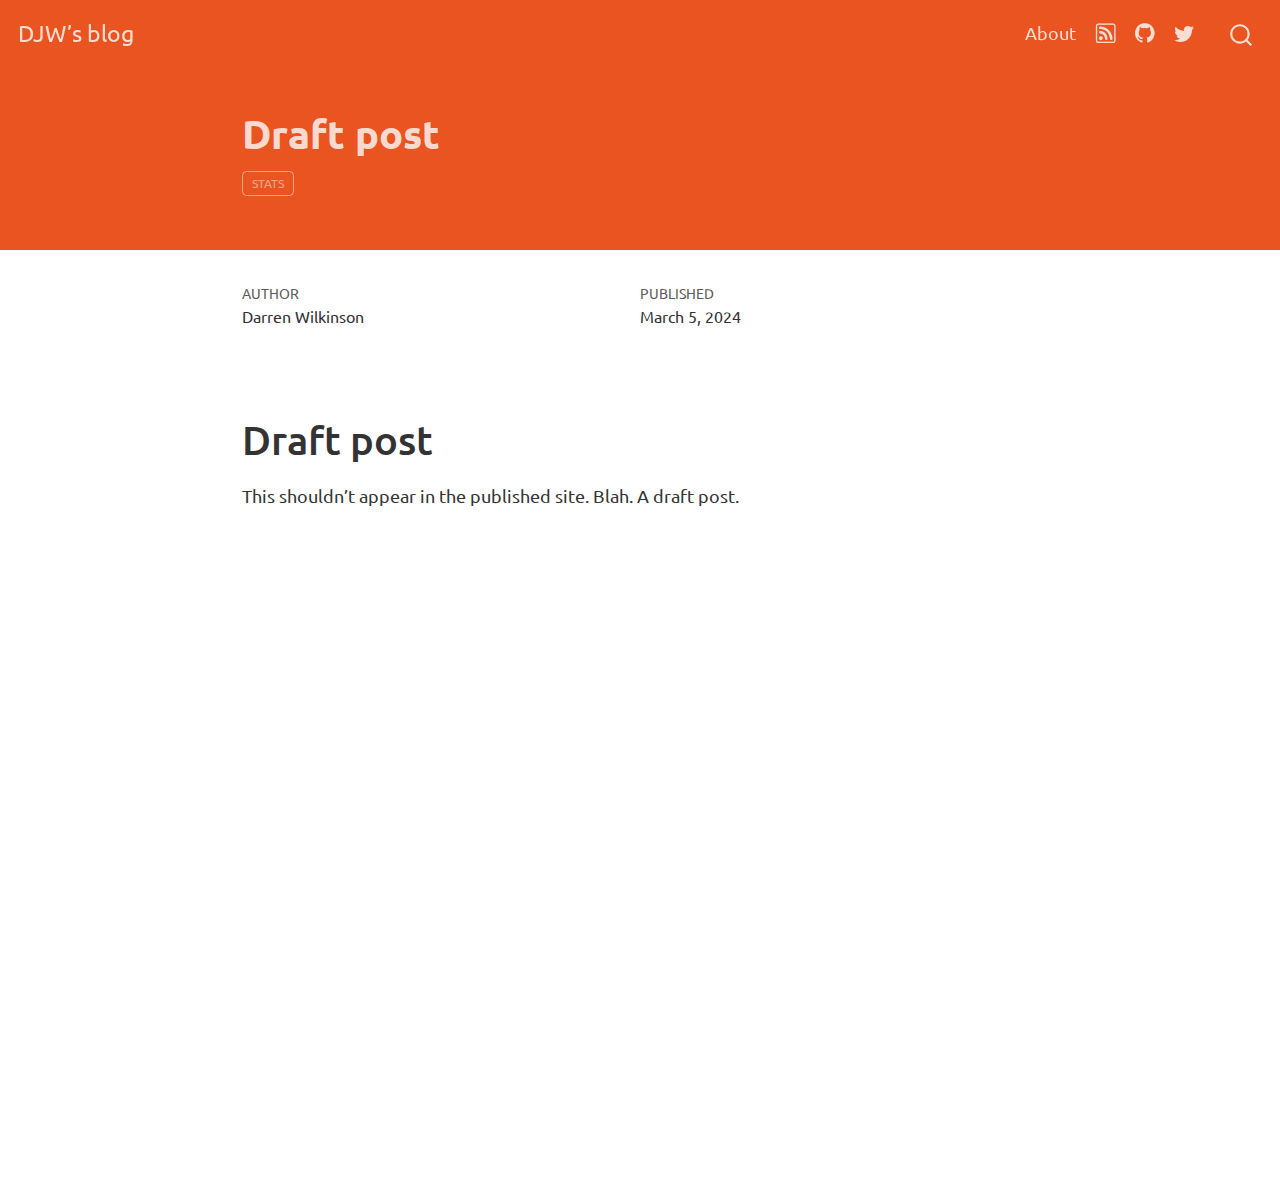
<file: docs/posts/draft/index.html>
<!DOCTYPE html>
<html xmlns="http://www.w3.org/1999/xhtml" lang="en" xml:lang="en"><head>

<meta charset="utf-8">
<meta name="generator" content="quarto-1.2.335">

<meta name="viewport" content="width=device-width, initial-scale=1.0, user-scalable=yes">

<meta name="author" content="Darren Wilkinson">
<meta name="dcterms.date" content="2024-03-05">

<title>DJW’s blog - Draft post</title>
<style>
code{white-space: pre-wrap;}
span.smallcaps{font-variant: small-caps;}
div.columns{display: flex; gap: min(4vw, 1.5em);}
div.column{flex: auto; overflow-x: auto;}
div.hanging-indent{margin-left: 1.5em; text-indent: -1.5em;}
ul.task-list{list-style: none;}
ul.task-list li input[type="checkbox"] {
  width: 0.8em;
  margin: 0 0.8em 0.2em -1.6em;
  vertical-align: middle;
}
</style>


<script src="../../site_libs/quarto-nav/quarto-nav.js"></script>
<script src="../../site_libs/quarto-nav/headroom.min.js"></script>
<script src="../../site_libs/clipboard/clipboard.min.js"></script>
<script src="../../site_libs/quarto-search/autocomplete.umd.js"></script>
<script src="../../site_libs/quarto-search/fuse.min.js"></script>
<script src="../../site_libs/quarto-search/quarto-search.js"></script>
<meta name="quarto:offset" content="../../">
<script src="../../site_libs/quarto-html/quarto.js"></script>
<script src="../../site_libs/quarto-html/popper.min.js"></script>
<script src="../../site_libs/quarto-html/tippy.umd.min.js"></script>
<script src="../../site_libs/quarto-html/anchor.min.js"></script>
<link href="../../site_libs/quarto-html/tippy.css" rel="stylesheet">
<link href="../../site_libs/quarto-html/quarto-syntax-highlighting.css" rel="stylesheet" id="quarto-text-highlighting-styles">
<script src="../../site_libs/bootstrap/bootstrap.min.js"></script>
<link href="../../site_libs/bootstrap/bootstrap-icons.css" rel="stylesheet">
<link href="../../site_libs/bootstrap/bootstrap.min.css" rel="stylesheet" id="quarto-bootstrap" data-mode="light">
<script id="quarto-search-options" type="application/json">{
  "location": "navbar",
  "copy-button": false,
  "collapse-after": 3,
  "panel-placement": "end",
  "type": "overlay",
  "limit": 20,
  "language": {
    "search-no-results-text": "No results",
    "search-matching-documents-text": "matching documents",
    "search-copy-link-title": "Copy link to search",
    "search-hide-matches-text": "Hide additional matches",
    "search-more-match-text": "more match in this document",
    "search-more-matches-text": "more matches in this document",
    "search-clear-button-title": "Clear",
    "search-detached-cancel-button-title": "Cancel",
    "search-submit-button-title": "Submit"
  }
}</script>


<link rel="stylesheet" href="../../styles.css">
</head>

<body class="nav-fixed fullcontent">

<div id="quarto-search-results"></div>
  <header id="quarto-header" class="headroom fixed-top">
    <nav class="navbar navbar-expand-lg navbar-dark ">
      <div class="navbar-container container-fluid">
      <div class="navbar-brand-container">
    <a class="navbar-brand" href="../../index.html">
    <span class="navbar-title">DJW’s blog</span>
    </a>
  </div>
          <button class="navbar-toggler" type="button" data-bs-toggle="collapse" data-bs-target="#navbarCollapse" aria-controls="navbarCollapse" aria-expanded="false" aria-label="Toggle navigation" onclick="if (window.quartoToggleHeadroom) { window.quartoToggleHeadroom(); }">
  <span class="navbar-toggler-icon"></span>
</button>
          <div class="collapse navbar-collapse" id="navbarCollapse">
            <ul class="navbar-nav navbar-nav-scroll ms-auto">
  <li class="nav-item">
    <a class="nav-link" href="../../about.html">
 <span class="menu-text">About</span></a>
  </li>  
  <li class="nav-item compact">
    <a class="nav-link" href="../../index.xml"><i class="bi bi-rss" role="img">
</i> 
 <span class="menu-text"></span></a>
  </li>  
  <li class="nav-item compact">
    <a class="nav-link" href="https://github.com/darrenjw/blog/"><i class="bi bi-github" role="img">
</i> 
 <span class="menu-text"></span></a>
  </li>  
  <li class="nav-item compact">
    <a class="nav-link" href="https://twitter.com/darrenjw"><i class="bi bi-twitter" role="img">
</i> 
 <span class="menu-text"></span></a>
  </li>  
</ul>
              <div id="quarto-search" class="" title="Search"></div>
          </div> <!-- /navcollapse -->
      </div> <!-- /container-fluid -->
    </nav>
</header>
<!-- content -->
<header id="title-block-header" class="quarto-title-block default page-columns page-full">
  <div class="quarto-title-banner page-columns page-full">
    <div class="quarto-title column-body">
      <h1 class="title">Draft post</h1>
                                <div class="quarto-categories">
                <div class="quarto-category">stats</div>
              </div>
                  </div>
  </div>
    
  
  <div class="quarto-title-meta">

      <div>
      <div class="quarto-title-meta-heading">Author</div>
      <div class="quarto-title-meta-contents">
               <p>Darren Wilkinson </p>
            </div>
    </div>
      
      <div>
      <div class="quarto-title-meta-heading">Published</div>
      <div class="quarto-title-meta-contents">
        <p class="date">March 5, 2024</p>
      </div>
    </div>
    
      
    </div>
    
  
  </header><div id="quarto-content" class="quarto-container page-columns page-rows-contents page-layout-article page-navbar">
<!-- sidebar -->
<!-- margin-sidebar -->
    
<!-- main -->
<main class="content quarto-banner-title-block" id="quarto-document-content">




<section id="draft-post" class="level1">
<h1>Draft post</h1>
<p>This shouldn’t appear in the published site. Blah. A draft post.</p>


</section>

</main> <!-- /main -->
<script id="quarto-html-after-body" type="application/javascript">
window.document.addEventListener("DOMContentLoaded", function (event) {
  const toggleBodyColorMode = (bsSheetEl) => {
    const mode = bsSheetEl.getAttribute("data-mode");
    const bodyEl = window.document.querySelector("body");
    if (mode === "dark") {
      bodyEl.classList.add("quarto-dark");
      bodyEl.classList.remove("quarto-light");
    } else {
      bodyEl.classList.add("quarto-light");
      bodyEl.classList.remove("quarto-dark");
    }
  }
  const toggleBodyColorPrimary = () => {
    const bsSheetEl = window.document.querySelector("link#quarto-bootstrap");
    if (bsSheetEl) {
      toggleBodyColorMode(bsSheetEl);
    }
  }
  toggleBodyColorPrimary();  
  const icon = "";
  const anchorJS = new window.AnchorJS();
  anchorJS.options = {
    placement: 'right',
    icon: icon
  };
  anchorJS.add('.anchored');
  const clipboard = new window.ClipboardJS('.code-copy-button', {
    target: function(trigger) {
      return trigger.previousElementSibling;
    }
  });
  clipboard.on('success', function(e) {
    // button target
    const button = e.trigger;
    // don't keep focus
    button.blur();
    // flash "checked"
    button.classList.add('code-copy-button-checked');
    var currentTitle = button.getAttribute("title");
    button.setAttribute("title", "Copied!");
    let tooltip;
    if (window.bootstrap) {
      button.setAttribute("data-bs-toggle", "tooltip");
      button.setAttribute("data-bs-placement", "left");
      button.setAttribute("data-bs-title", "Copied!");
      tooltip = new bootstrap.Tooltip(button, 
        { trigger: "manual", 
          customClass: "code-copy-button-tooltip",
          offset: [0, -8]});
      tooltip.show();    
    }
    setTimeout(function() {
      if (tooltip) {
        tooltip.hide();
        button.removeAttribute("data-bs-title");
        button.removeAttribute("data-bs-toggle");
        button.removeAttribute("data-bs-placement");
      }
      button.setAttribute("title", currentTitle);
      button.classList.remove('code-copy-button-checked');
    }, 1000);
    // clear code selection
    e.clearSelection();
  });
  function tippyHover(el, contentFn) {
    const config = {
      allowHTML: true,
      content: contentFn,
      maxWidth: 500,
      delay: 100,
      arrow: false,
      appendTo: function(el) {
          return el.parentElement;
      },
      interactive: true,
      interactiveBorder: 10,
      theme: 'quarto',
      placement: 'bottom-start'
    };
    window.tippy(el, config); 
  }
  const noterefs = window.document.querySelectorAll('a[role="doc-noteref"]');
  for (var i=0; i<noterefs.length; i++) {
    const ref = noterefs[i];
    tippyHover(ref, function() {
      // use id or data attribute instead here
      let href = ref.getAttribute('data-footnote-href') || ref.getAttribute('href');
      try { href = new URL(href).hash; } catch {}
      const id = href.replace(/^#\/?/, "");
      const note = window.document.getElementById(id);
      return note.innerHTML;
    });
  }
  const findCites = (el) => {
    const parentEl = el.parentElement;
    if (parentEl) {
      const cites = parentEl.dataset.cites;
      if (cites) {
        return {
          el,
          cites: cites.split(' ')
        };
      } else {
        return findCites(el.parentElement)
      }
    } else {
      return undefined;
    }
  };
  var bibliorefs = window.document.querySelectorAll('a[role="doc-biblioref"]');
  for (var i=0; i<bibliorefs.length; i++) {
    const ref = bibliorefs[i];
    const citeInfo = findCites(ref);
    if (citeInfo) {
      tippyHover(citeInfo.el, function() {
        var popup = window.document.createElement('div');
        citeInfo.cites.forEach(function(cite) {
          var citeDiv = window.document.createElement('div');
          citeDiv.classList.add('hanging-indent');
          citeDiv.classList.add('csl-entry');
          var biblioDiv = window.document.getElementById('ref-' + cite);
          if (biblioDiv) {
            citeDiv.innerHTML = biblioDiv.innerHTML;
          }
          popup.appendChild(citeDiv);
        });
        return popup.innerHTML;
      });
    }
  }
});
</script>
</div> <!-- /content -->



</body></html>
</file>
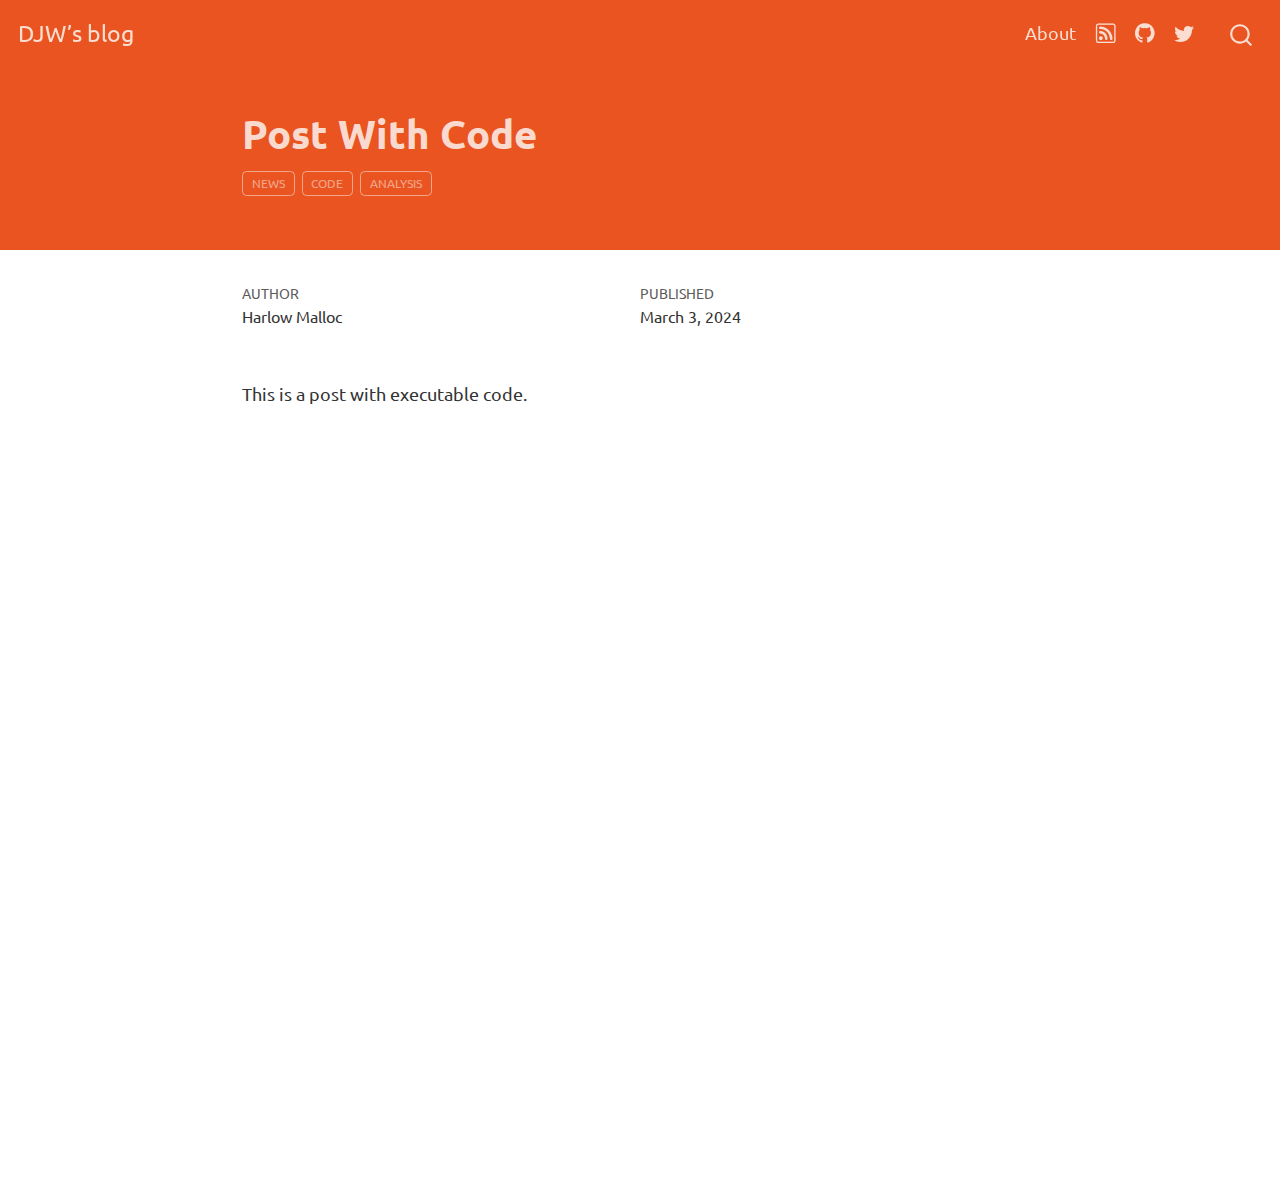
<file: docs/posts/post-with-code/index.html>
<!DOCTYPE html>
<html xmlns="http://www.w3.org/1999/xhtml" lang="en" xml:lang="en"><head>

<meta charset="utf-8">
<meta name="generator" content="quarto-1.2.335">

<meta name="viewport" content="width=device-width, initial-scale=1.0, user-scalable=yes">

<meta name="author" content="Harlow Malloc">
<meta name="dcterms.date" content="2024-03-03">

<title>DJW’s blog - Post With Code</title>
<style>
code{white-space: pre-wrap;}
span.smallcaps{font-variant: small-caps;}
div.columns{display: flex; gap: min(4vw, 1.5em);}
div.column{flex: auto; overflow-x: auto;}
div.hanging-indent{margin-left: 1.5em; text-indent: -1.5em;}
ul.task-list{list-style: none;}
ul.task-list li input[type="checkbox"] {
  width: 0.8em;
  margin: 0 0.8em 0.2em -1.6em;
  vertical-align: middle;
}
</style>


<script src="../../site_libs/quarto-nav/quarto-nav.js"></script>
<script src="../../site_libs/quarto-nav/headroom.min.js"></script>
<script src="../../site_libs/clipboard/clipboard.min.js"></script>
<script src="../../site_libs/quarto-search/autocomplete.umd.js"></script>
<script src="../../site_libs/quarto-search/fuse.min.js"></script>
<script src="../../site_libs/quarto-search/quarto-search.js"></script>
<meta name="quarto:offset" content="../../">
<script src="../../site_libs/quarto-html/quarto.js"></script>
<script src="../../site_libs/quarto-html/popper.min.js"></script>
<script src="../../site_libs/quarto-html/tippy.umd.min.js"></script>
<script src="../../site_libs/quarto-html/anchor.min.js"></script>
<link href="../../site_libs/quarto-html/tippy.css" rel="stylesheet">
<link href="../../site_libs/quarto-html/quarto-syntax-highlighting.css" rel="stylesheet" id="quarto-text-highlighting-styles">
<script src="../../site_libs/bootstrap/bootstrap.min.js"></script>
<link href="../../site_libs/bootstrap/bootstrap-icons.css" rel="stylesheet">
<link href="../../site_libs/bootstrap/bootstrap.min.css" rel="stylesheet" id="quarto-bootstrap" data-mode="light">
<script id="quarto-search-options" type="application/json">{
  "location": "navbar",
  "copy-button": false,
  "collapse-after": 3,
  "panel-placement": "end",
  "type": "overlay",
  "limit": 20,
  "language": {
    "search-no-results-text": "No results",
    "search-matching-documents-text": "matching documents",
    "search-copy-link-title": "Copy link to search",
    "search-hide-matches-text": "Hide additional matches",
    "search-more-match-text": "more match in this document",
    "search-more-matches-text": "more matches in this document",
    "search-clear-button-title": "Clear",
    "search-detached-cancel-button-title": "Cancel",
    "search-submit-button-title": "Submit"
  }
}</script>


<link rel="stylesheet" href="../../styles.css">
</head>

<body class="nav-fixed fullcontent">

<div id="quarto-search-results"></div>
  <header id="quarto-header" class="headroom fixed-top">
    <nav class="navbar navbar-expand-lg navbar-dark ">
      <div class="navbar-container container-fluid">
      <div class="navbar-brand-container">
    <a class="navbar-brand" href="../../index.html">
    <span class="navbar-title">DJW’s blog</span>
    </a>
  </div>
          <button class="navbar-toggler" type="button" data-bs-toggle="collapse" data-bs-target="#navbarCollapse" aria-controls="navbarCollapse" aria-expanded="false" aria-label="Toggle navigation" onclick="if (window.quartoToggleHeadroom) { window.quartoToggleHeadroom(); }">
  <span class="navbar-toggler-icon"></span>
</button>
          <div class="collapse navbar-collapse" id="navbarCollapse">
            <ul class="navbar-nav navbar-nav-scroll ms-auto">
  <li class="nav-item">
    <a class="nav-link" href="../../about.html">
 <span class="menu-text">About</span></a>
  </li>  
  <li class="nav-item compact">
    <a class="nav-link" href="../../index.xml"><i class="bi bi-rss" role="img">
</i> 
 <span class="menu-text"></span></a>
  </li>  
  <li class="nav-item compact">
    <a class="nav-link" href="https://github.com/darrenjw/blog/"><i class="bi bi-github" role="img">
</i> 
 <span class="menu-text"></span></a>
  </li>  
  <li class="nav-item compact">
    <a class="nav-link" href="https://twitter.com/darrenjw"><i class="bi bi-twitter" role="img">
</i> 
 <span class="menu-text"></span></a>
  </li>  
</ul>
              <div id="quarto-search" class="" title="Search"></div>
          </div> <!-- /navcollapse -->
      </div> <!-- /container-fluid -->
    </nav>
</header>
<!-- content -->
<header id="title-block-header" class="quarto-title-block default page-columns page-full">
  <div class="quarto-title-banner page-columns page-full">
    <div class="quarto-title column-body">
      <h1 class="title">Post With Code</h1>
                                <div class="quarto-categories">
                <div class="quarto-category">news</div>
                <div class="quarto-category">code</div>
                <div class="quarto-category">analysis</div>
              </div>
                  </div>
  </div>
    
  
  <div class="quarto-title-meta">

      <div>
      <div class="quarto-title-meta-heading">Author</div>
      <div class="quarto-title-meta-contents">
               <p>Harlow Malloc </p>
            </div>
    </div>
      
      <div>
      <div class="quarto-title-meta-heading">Published</div>
      <div class="quarto-title-meta-contents">
        <p class="date">March 3, 2024</p>
      </div>
    </div>
    
      
    </div>
    
  
  </header><div id="quarto-content" class="quarto-container page-columns page-rows-contents page-layout-article page-navbar">
<!-- sidebar -->
<!-- margin-sidebar -->
    
<!-- main -->
<main class="content quarto-banner-title-block" id="quarto-document-content">




<p>This is a post with executable code.</p>



</main> <!-- /main -->
<script id="quarto-html-after-body" type="application/javascript">
window.document.addEventListener("DOMContentLoaded", function (event) {
  const toggleBodyColorMode = (bsSheetEl) => {
    const mode = bsSheetEl.getAttribute("data-mode");
    const bodyEl = window.document.querySelector("body");
    if (mode === "dark") {
      bodyEl.classList.add("quarto-dark");
      bodyEl.classList.remove("quarto-light");
    } else {
      bodyEl.classList.add("quarto-light");
      bodyEl.classList.remove("quarto-dark");
    }
  }
  const toggleBodyColorPrimary = () => {
    const bsSheetEl = window.document.querySelector("link#quarto-bootstrap");
    if (bsSheetEl) {
      toggleBodyColorMode(bsSheetEl);
    }
  }
  toggleBodyColorPrimary();  
  const icon = "";
  const anchorJS = new window.AnchorJS();
  anchorJS.options = {
    placement: 'right',
    icon: icon
  };
  anchorJS.add('.anchored');
  const clipboard = new window.ClipboardJS('.code-copy-button', {
    target: function(trigger) {
      return trigger.previousElementSibling;
    }
  });
  clipboard.on('success', function(e) {
    // button target
    const button = e.trigger;
    // don't keep focus
    button.blur();
    // flash "checked"
    button.classList.add('code-copy-button-checked');
    var currentTitle = button.getAttribute("title");
    button.setAttribute("title", "Copied!");
    let tooltip;
    if (window.bootstrap) {
      button.setAttribute("data-bs-toggle", "tooltip");
      button.setAttribute("data-bs-placement", "left");
      button.setAttribute("data-bs-title", "Copied!");
      tooltip = new bootstrap.Tooltip(button, 
        { trigger: "manual", 
          customClass: "code-copy-button-tooltip",
          offset: [0, -8]});
      tooltip.show();    
    }
    setTimeout(function() {
      if (tooltip) {
        tooltip.hide();
        button.removeAttribute("data-bs-title");
        button.removeAttribute("data-bs-toggle");
        button.removeAttribute("data-bs-placement");
      }
      button.setAttribute("title", currentTitle);
      button.classList.remove('code-copy-button-checked');
    }, 1000);
    // clear code selection
    e.clearSelection();
  });
  function tippyHover(el, contentFn) {
    const config = {
      allowHTML: true,
      content: contentFn,
      maxWidth: 500,
      delay: 100,
      arrow: false,
      appendTo: function(el) {
          return el.parentElement;
      },
      interactive: true,
      interactiveBorder: 10,
      theme: 'quarto',
      placement: 'bottom-start'
    };
    window.tippy(el, config); 
  }
  const noterefs = window.document.querySelectorAll('a[role="doc-noteref"]');
  for (var i=0; i<noterefs.length; i++) {
    const ref = noterefs[i];
    tippyHover(ref, function() {
      // use id or data attribute instead here
      let href = ref.getAttribute('data-footnote-href') || ref.getAttribute('href');
      try { href = new URL(href).hash; } catch {}
      const id = href.replace(/^#\/?/, "");
      const note = window.document.getElementById(id);
      return note.innerHTML;
    });
  }
  const findCites = (el) => {
    const parentEl = el.parentElement;
    if (parentEl) {
      const cites = parentEl.dataset.cites;
      if (cites) {
        return {
          el,
          cites: cites.split(' ')
        };
      } else {
        return findCites(el.parentElement)
      }
    } else {
      return undefined;
    }
  };
  var bibliorefs = window.document.querySelectorAll('a[role="doc-biblioref"]');
  for (var i=0; i<bibliorefs.length; i++) {
    const ref = bibliorefs[i];
    const citeInfo = findCites(ref);
    if (citeInfo) {
      tippyHover(citeInfo.el, function() {
        var popup = window.document.createElement('div');
        citeInfo.cites.forEach(function(cite) {
          var citeDiv = window.document.createElement('div');
          citeDiv.classList.add('hanging-indent');
          citeDiv.classList.add('csl-entry');
          var biblioDiv = window.document.getElementById('ref-' + cite);
          if (biblioDiv) {
            citeDiv.innerHTML = biblioDiv.innerHTML;
          }
          popup.appendChild(citeDiv);
        });
        return popup.innerHTML;
      });
    }
  }
});
</script>
</div> <!-- /content -->



</body></html>
</file>
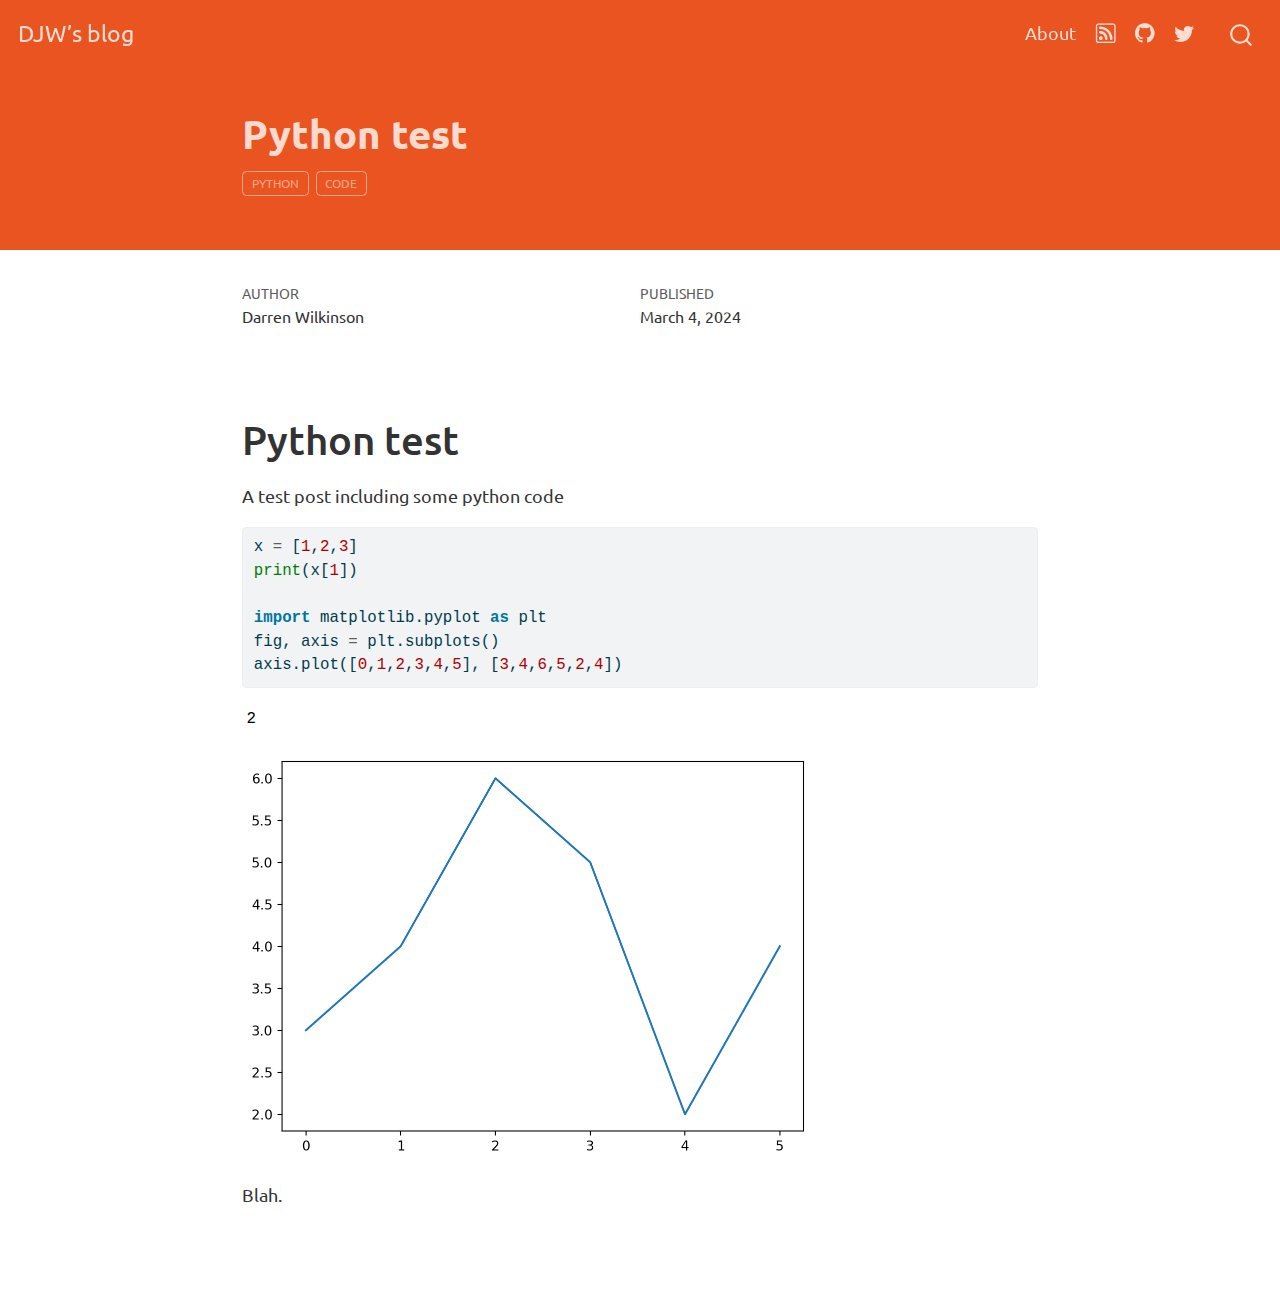
<file: docs/posts/py-test/index.html>
<!DOCTYPE html>
<html xmlns="http://www.w3.org/1999/xhtml" lang="en" xml:lang="en"><head>

<meta charset="utf-8">
<meta name="generator" content="quarto-1.2.335">

<meta name="viewport" content="width=device-width, initial-scale=1.0, user-scalable=yes">

<meta name="author" content="Darren Wilkinson">
<meta name="dcterms.date" content="2024-03-04">

<title>DJW’s blog - Python test</title>
<style>
code{white-space: pre-wrap;}
span.smallcaps{font-variant: small-caps;}
div.columns{display: flex; gap: min(4vw, 1.5em);}
div.column{flex: auto; overflow-x: auto;}
div.hanging-indent{margin-left: 1.5em; text-indent: -1.5em;}
ul.task-list{list-style: none;}
ul.task-list li input[type="checkbox"] {
  width: 0.8em;
  margin: 0 0.8em 0.2em -1.6em;
  vertical-align: middle;
}
pre > code.sourceCode { white-space: pre; position: relative; }
pre > code.sourceCode > span { display: inline-block; line-height: 1.25; }
pre > code.sourceCode > span:empty { height: 1.2em; }
.sourceCode { overflow: visible; }
code.sourceCode > span { color: inherit; text-decoration: inherit; }
div.sourceCode { margin: 1em 0; }
pre.sourceCode { margin: 0; }
@media screen {
div.sourceCode { overflow: auto; }
}
@media print {
pre > code.sourceCode { white-space: pre-wrap; }
pre > code.sourceCode > span { text-indent: -5em; padding-left: 5em; }
}
pre.numberSource code
  { counter-reset: source-line 0; }
pre.numberSource code > span
  { position: relative; left: -4em; counter-increment: source-line; }
pre.numberSource code > span > a:first-child::before
  { content: counter(source-line);
    position: relative; left: -1em; text-align: right; vertical-align: baseline;
    border: none; display: inline-block;
    -webkit-touch-callout: none; -webkit-user-select: none;
    -khtml-user-select: none; -moz-user-select: none;
    -ms-user-select: none; user-select: none;
    padding: 0 4px; width: 4em;
    color: #aaaaaa;
  }
pre.numberSource { margin-left: 3em; border-left: 1px solid #aaaaaa;  padding-left: 4px; }
div.sourceCode
  {   }
@media screen {
pre > code.sourceCode > span > a:first-child::before { text-decoration: underline; }
}
code span.al { color: #ff0000; font-weight: bold; } /* Alert */
code span.an { color: #60a0b0; font-weight: bold; font-style: italic; } /* Annotation */
code span.at { color: #7d9029; } /* Attribute */
code span.bn { color: #40a070; } /* BaseN */
code span.bu { color: #008000; } /* BuiltIn */
code span.cf { color: #007020; font-weight: bold; } /* ControlFlow */
code span.ch { color: #4070a0; } /* Char */
code span.cn { color: #880000; } /* Constant */
code span.co { color: #60a0b0; font-style: italic; } /* Comment */
code span.cv { color: #60a0b0; font-weight: bold; font-style: italic; } /* CommentVar */
code span.do { color: #ba2121; font-style: italic; } /* Documentation */
code span.dt { color: #902000; } /* DataType */
code span.dv { color: #40a070; } /* DecVal */
code span.er { color: #ff0000; font-weight: bold; } /* Error */
code span.ex { } /* Extension */
code span.fl { color: #40a070; } /* Float */
code span.fu { color: #06287e; } /* Function */
code span.im { color: #008000; font-weight: bold; } /* Import */
code span.in { color: #60a0b0; font-weight: bold; font-style: italic; } /* Information */
code span.kw { color: #007020; font-weight: bold; } /* Keyword */
code span.op { color: #666666; } /* Operator */
code span.ot { color: #007020; } /* Other */
code span.pp { color: #bc7a00; } /* Preprocessor */
code span.sc { color: #4070a0; } /* SpecialChar */
code span.ss { color: #bb6688; } /* SpecialString */
code span.st { color: #4070a0; } /* String */
code span.va { color: #19177c; } /* Variable */
code span.vs { color: #4070a0; } /* VerbatimString */
code span.wa { color: #60a0b0; font-weight: bold; font-style: italic; } /* Warning */
</style>


<script src="../../site_libs/quarto-nav/quarto-nav.js"></script>
<script src="../../site_libs/quarto-nav/headroom.min.js"></script>
<script src="../../site_libs/clipboard/clipboard.min.js"></script>
<script src="../../site_libs/quarto-search/autocomplete.umd.js"></script>
<script src="../../site_libs/quarto-search/fuse.min.js"></script>
<script src="../../site_libs/quarto-search/quarto-search.js"></script>
<meta name="quarto:offset" content="../../">
<script src="../../site_libs/quarto-html/quarto.js"></script>
<script src="../../site_libs/quarto-html/popper.min.js"></script>
<script src="../../site_libs/quarto-html/tippy.umd.min.js"></script>
<script src="../../site_libs/quarto-html/anchor.min.js"></script>
<link href="../../site_libs/quarto-html/tippy.css" rel="stylesheet">
<link href="../../site_libs/quarto-html/quarto-syntax-highlighting.css" rel="stylesheet" id="quarto-text-highlighting-styles">
<script src="../../site_libs/bootstrap/bootstrap.min.js"></script>
<link href="../../site_libs/bootstrap/bootstrap-icons.css" rel="stylesheet">
<link href="../../site_libs/bootstrap/bootstrap.min.css" rel="stylesheet" id="quarto-bootstrap" data-mode="light">
<script id="quarto-search-options" type="application/json">{
  "location": "navbar",
  "copy-button": false,
  "collapse-after": 3,
  "panel-placement": "end",
  "type": "overlay",
  "limit": 20,
  "language": {
    "search-no-results-text": "No results",
    "search-matching-documents-text": "matching documents",
    "search-copy-link-title": "Copy link to search",
    "search-hide-matches-text": "Hide additional matches",
    "search-more-match-text": "more match in this document",
    "search-more-matches-text": "more matches in this document",
    "search-clear-button-title": "Clear",
    "search-detached-cancel-button-title": "Cancel",
    "search-submit-button-title": "Submit"
  }
}</script>


<link rel="stylesheet" href="../../styles.css">
</head>

<body class="nav-fixed fullcontent">

<div id="quarto-search-results"></div>
  <header id="quarto-header" class="headroom fixed-top">
    <nav class="navbar navbar-expand-lg navbar-dark ">
      <div class="navbar-container container-fluid">
      <div class="navbar-brand-container">
    <a class="navbar-brand" href="../../index.html">
    <span class="navbar-title">DJW’s blog</span>
    </a>
  </div>
          <button class="navbar-toggler" type="button" data-bs-toggle="collapse" data-bs-target="#navbarCollapse" aria-controls="navbarCollapse" aria-expanded="false" aria-label="Toggle navigation" onclick="if (window.quartoToggleHeadroom) { window.quartoToggleHeadroom(); }">
  <span class="navbar-toggler-icon"></span>
</button>
          <div class="collapse navbar-collapse" id="navbarCollapse">
            <ul class="navbar-nav navbar-nav-scroll ms-auto">
  <li class="nav-item">
    <a class="nav-link" href="../../about.html">
 <span class="menu-text">About</span></a>
  </li>  
  <li class="nav-item compact">
    <a class="nav-link" href="../../index.xml"><i class="bi bi-rss" role="img">
</i> 
 <span class="menu-text"></span></a>
  </li>  
  <li class="nav-item compact">
    <a class="nav-link" href="https://github.com/darrenjw/blog/"><i class="bi bi-github" role="img">
</i> 
 <span class="menu-text"></span></a>
  </li>  
  <li class="nav-item compact">
    <a class="nav-link" href="https://twitter.com/darrenjw"><i class="bi bi-twitter" role="img">
</i> 
 <span class="menu-text"></span></a>
  </li>  
</ul>
              <div id="quarto-search" class="" title="Search"></div>
          </div> <!-- /navcollapse -->
      </div> <!-- /container-fluid -->
    </nav>
</header>
<!-- content -->
<header id="title-block-header" class="quarto-title-block default page-columns page-full">
  <div class="quarto-title-banner page-columns page-full">
    <div class="quarto-title column-body">
      <h1 class="title">Python test</h1>
                                <div class="quarto-categories">
                <div class="quarto-category">python</div>
                <div class="quarto-category">code</div>
              </div>
                  </div>
  </div>
    
  
  <div class="quarto-title-meta">

      <div>
      <div class="quarto-title-meta-heading">Author</div>
      <div class="quarto-title-meta-contents">
               <p>Darren Wilkinson </p>
            </div>
    </div>
      
      <div>
      <div class="quarto-title-meta-heading">Published</div>
      <div class="quarto-title-meta-contents">
        <p class="date">March 4, 2024</p>
      </div>
    </div>
    
      
    </div>
    
  
  </header><div id="quarto-content" class="quarto-container page-columns page-rows-contents page-layout-article page-navbar">
<!-- sidebar -->
<!-- margin-sidebar -->
    
<!-- main -->
<main class="content quarto-banner-title-block" id="quarto-document-content">




<section id="python-test" class="level1">
<h1>Python test</h1>
<p>A test post including some python code</p>
<div class="cell" data-execution_count="1">
<div class="sourceCode cell-code" id="cb1"><pre class="sourceCode python code-with-copy"><code class="sourceCode python"><span id="cb1-1"><a href="#cb1-1" aria-hidden="true" tabindex="-1"></a>x <span class="op">=</span> [<span class="dv">1</span>,<span class="dv">2</span>,<span class="dv">3</span>]</span>
<span id="cb1-2"><a href="#cb1-2" aria-hidden="true" tabindex="-1"></a><span class="bu">print</span>(x[<span class="dv">1</span>])</span>
<span id="cb1-3"><a href="#cb1-3" aria-hidden="true" tabindex="-1"></a></span>
<span id="cb1-4"><a href="#cb1-4" aria-hidden="true" tabindex="-1"></a><span class="im">import</span> matplotlib.pyplot <span class="im">as</span> plt</span>
<span id="cb1-5"><a href="#cb1-5" aria-hidden="true" tabindex="-1"></a>fig, axis <span class="op">=</span> plt.subplots()</span>
<span id="cb1-6"><a href="#cb1-6" aria-hidden="true" tabindex="-1"></a>axis.plot([<span class="dv">0</span>,<span class="dv">1</span>,<span class="dv">2</span>,<span class="dv">3</span>,<span class="dv">4</span>,<span class="dv">5</span>], [<span class="dv">3</span>,<span class="dv">4</span>,<span class="dv">6</span>,<span class="dv">5</span>,<span class="dv">2</span>,<span class="dv">4</span>])</span></code><button title="Copy to Clipboard" class="code-copy-button"><i class="bi"></i></button></pre></div>
<div class="cell-output cell-output-stdout">
<pre><code>2</code></pre>
</div>
<div class="cell-output cell-output-display">
<p><img src="index_files/figure-html/cell-2-output-2.png" width="571" height="411"></p>
</div>
</div>
<p>Blah.</p>


</section>

</main> <!-- /main -->
<script id="quarto-html-after-body" type="application/javascript">
window.document.addEventListener("DOMContentLoaded", function (event) {
  const toggleBodyColorMode = (bsSheetEl) => {
    const mode = bsSheetEl.getAttribute("data-mode");
    const bodyEl = window.document.querySelector("body");
    if (mode === "dark") {
      bodyEl.classList.add("quarto-dark");
      bodyEl.classList.remove("quarto-light");
    } else {
      bodyEl.classList.add("quarto-light");
      bodyEl.classList.remove("quarto-dark");
    }
  }
  const toggleBodyColorPrimary = () => {
    const bsSheetEl = window.document.querySelector("link#quarto-bootstrap");
    if (bsSheetEl) {
      toggleBodyColorMode(bsSheetEl);
    }
  }
  toggleBodyColorPrimary();  
  const icon = "";
  const anchorJS = new window.AnchorJS();
  anchorJS.options = {
    placement: 'right',
    icon: icon
  };
  anchorJS.add('.anchored');
  const clipboard = new window.ClipboardJS('.code-copy-button', {
    target: function(trigger) {
      return trigger.previousElementSibling;
    }
  });
  clipboard.on('success', function(e) {
    // button target
    const button = e.trigger;
    // don't keep focus
    button.blur();
    // flash "checked"
    button.classList.add('code-copy-button-checked');
    var currentTitle = button.getAttribute("title");
    button.setAttribute("title", "Copied!");
    let tooltip;
    if (window.bootstrap) {
      button.setAttribute("data-bs-toggle", "tooltip");
      button.setAttribute("data-bs-placement", "left");
      button.setAttribute("data-bs-title", "Copied!");
      tooltip = new bootstrap.Tooltip(button, 
        { trigger: "manual", 
          customClass: "code-copy-button-tooltip",
          offset: [0, -8]});
      tooltip.show();    
    }
    setTimeout(function() {
      if (tooltip) {
        tooltip.hide();
        button.removeAttribute("data-bs-title");
        button.removeAttribute("data-bs-toggle");
        button.removeAttribute("data-bs-placement");
      }
      button.setAttribute("title", currentTitle);
      button.classList.remove('code-copy-button-checked');
    }, 1000);
    // clear code selection
    e.clearSelection();
  });
  function tippyHover(el, contentFn) {
    const config = {
      allowHTML: true,
      content: contentFn,
      maxWidth: 500,
      delay: 100,
      arrow: false,
      appendTo: function(el) {
          return el.parentElement;
      },
      interactive: true,
      interactiveBorder: 10,
      theme: 'quarto',
      placement: 'bottom-start'
    };
    window.tippy(el, config); 
  }
  const noterefs = window.document.querySelectorAll('a[role="doc-noteref"]');
  for (var i=0; i<noterefs.length; i++) {
    const ref = noterefs[i];
    tippyHover(ref, function() {
      // use id or data attribute instead here
      let href = ref.getAttribute('data-footnote-href') || ref.getAttribute('href');
      try { href = new URL(href).hash; } catch {}
      const id = href.replace(/^#\/?/, "");
      const note = window.document.getElementById(id);
      return note.innerHTML;
    });
  }
  const findCites = (el) => {
    const parentEl = el.parentElement;
    if (parentEl) {
      const cites = parentEl.dataset.cites;
      if (cites) {
        return {
          el,
          cites: cites.split(' ')
        };
      } else {
        return findCites(el.parentElement)
      }
    } else {
      return undefined;
    }
  };
  var bibliorefs = window.document.querySelectorAll('a[role="doc-biblioref"]');
  for (var i=0; i<bibliorefs.length; i++) {
    const ref = bibliorefs[i];
    const citeInfo = findCites(ref);
    if (citeInfo) {
      tippyHover(citeInfo.el, function() {
        var popup = window.document.createElement('div');
        citeInfo.cites.forEach(function(cite) {
          var citeDiv = window.document.createElement('div');
          citeDiv.classList.add('hanging-indent');
          citeDiv.classList.add('csl-entry');
          var biblioDiv = window.document.getElementById('ref-' + cite);
          if (biblioDiv) {
            citeDiv.innerHTML = biblioDiv.innerHTML;
          }
          popup.appendChild(citeDiv);
        });
        return popup.innerHTML;
      });
    }
  }
});
</script>
</div> <!-- /content -->



</body></html>
</file>
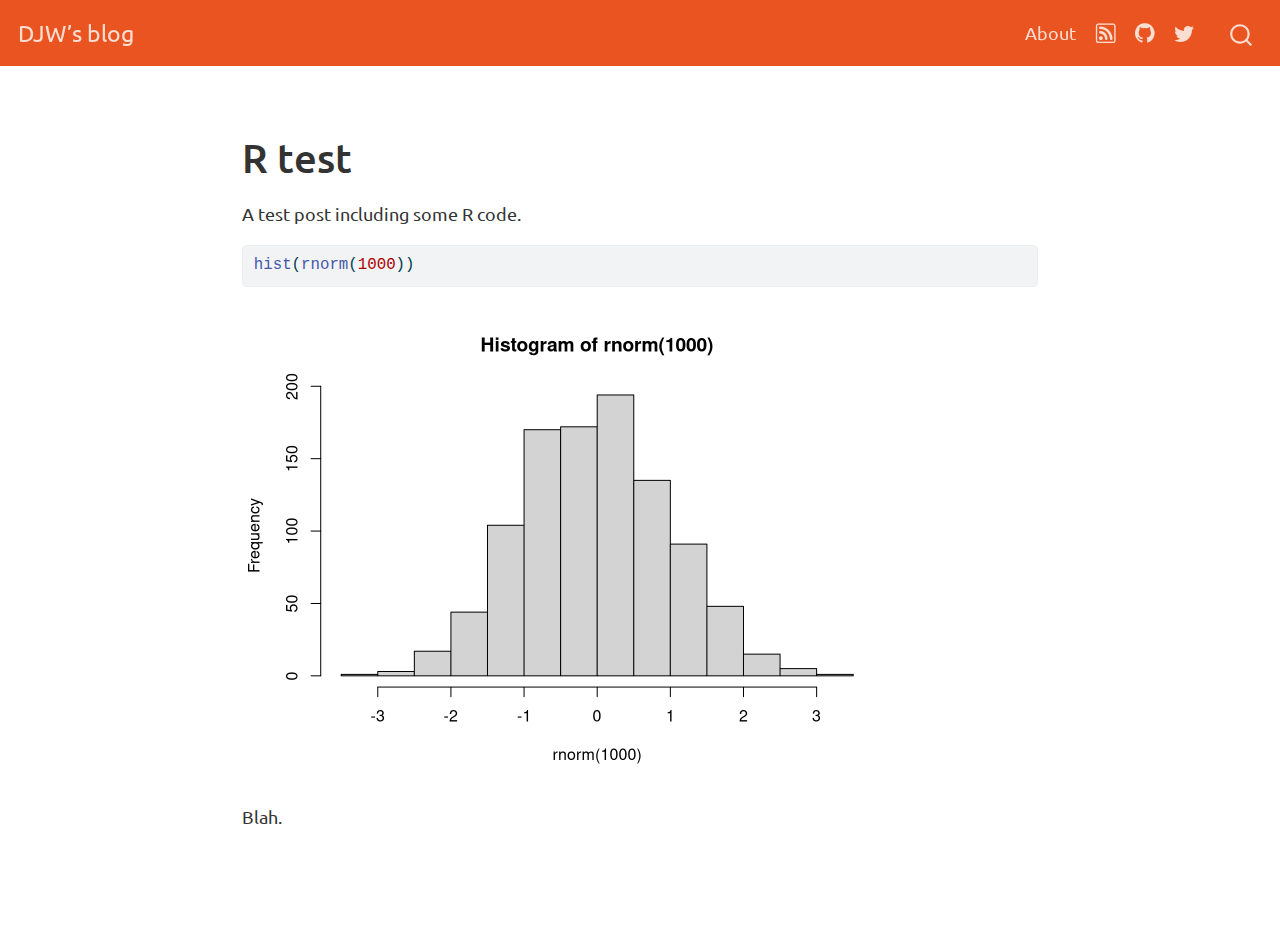
<file: docs/posts/r-test/index.html>
<!DOCTYPE html>
<html xmlns="http://www.w3.org/1999/xhtml" lang="en" xml:lang="en"><head>

<meta charset="utf-8">
<meta name="generator" content="quarto-1.2.335">

<meta name="viewport" content="width=device-width, initial-scale=1.0, user-scalable=yes">


<title>DJW's blog – index</title>
<style>
code{white-space: pre-wrap;}
span.smallcaps{font-variant: small-caps;}
div.columns{display: flex; gap: min(4vw, 1.5em);}
div.column{flex: auto; overflow-x: auto;}
div.hanging-indent{margin-left: 1.5em; text-indent: -1.5em;}
ul.task-list{list-style: none;}
ul.task-list li input[type="checkbox"] {
  width: 0.8em;
  margin: 0 0.8em 0.2em -1.6em;
  vertical-align: middle;
}
pre > code.sourceCode { white-space: pre; position: relative; }
pre > code.sourceCode > span { display: inline-block; line-height: 1.25; }
pre > code.sourceCode > span:empty { height: 1.2em; }
.sourceCode { overflow: visible; }
code.sourceCode > span { color: inherit; text-decoration: inherit; }
div.sourceCode { margin: 1em 0; }
pre.sourceCode { margin: 0; }
@media screen {
div.sourceCode { overflow: auto; }
}
@media print {
pre > code.sourceCode { white-space: pre-wrap; }
pre > code.sourceCode > span { text-indent: -5em; padding-left: 5em; }
}
pre.numberSource code
  { counter-reset: source-line 0; }
pre.numberSource code > span
  { position: relative; left: -4em; counter-increment: source-line; }
pre.numberSource code > span > a:first-child::before
  { content: counter(source-line);
    position: relative; left: -1em; text-align: right; vertical-align: baseline;
    border: none; display: inline-block;
    -webkit-touch-callout: none; -webkit-user-select: none;
    -khtml-user-select: none; -moz-user-select: none;
    -ms-user-select: none; user-select: none;
    padding: 0 4px; width: 4em;
    color: #aaaaaa;
  }
pre.numberSource { margin-left: 3em; border-left: 1px solid #aaaaaa;  padding-left: 4px; }
div.sourceCode
  {   }
@media screen {
pre > code.sourceCode > span > a:first-child::before { text-decoration: underline; }
}
code span.al { color: #ff0000; font-weight: bold; } /* Alert */
code span.an { color: #60a0b0; font-weight: bold; font-style: italic; } /* Annotation */
code span.at { color: #7d9029; } /* Attribute */
code span.bn { color: #40a070; } /* BaseN */
code span.bu { color: #008000; } /* BuiltIn */
code span.cf { color: #007020; font-weight: bold; } /* ControlFlow */
code span.ch { color: #4070a0; } /* Char */
code span.cn { color: #880000; } /* Constant */
code span.co { color: #60a0b0; font-style: italic; } /* Comment */
code span.cv { color: #60a0b0; font-weight: bold; font-style: italic; } /* CommentVar */
code span.do { color: #ba2121; font-style: italic; } /* Documentation */
code span.dt { color: #902000; } /* DataType */
code span.dv { color: #40a070; } /* DecVal */
code span.er { color: #ff0000; font-weight: bold; } /* Error */
code span.ex { } /* Extension */
code span.fl { color: #40a070; } /* Float */
code span.fu { color: #06287e; } /* Function */
code span.im { color: #008000; font-weight: bold; } /* Import */
code span.in { color: #60a0b0; font-weight: bold; font-style: italic; } /* Information */
code span.kw { color: #007020; font-weight: bold; } /* Keyword */
code span.op { color: #666666; } /* Operator */
code span.ot { color: #007020; } /* Other */
code span.pp { color: #bc7a00; } /* Preprocessor */
code span.sc { color: #4070a0; } /* SpecialChar */
code span.ss { color: #bb6688; } /* SpecialString */
code span.st { color: #4070a0; } /* String */
code span.va { color: #19177c; } /* Variable */
code span.vs { color: #4070a0; } /* VerbatimString */
code span.wa { color: #60a0b0; font-weight: bold; font-style: italic; } /* Warning */
</style>


<script src="../../site_libs/quarto-nav/quarto-nav.js"></script>
<script src="../../site_libs/quarto-nav/headroom.min.js"></script>
<script src="../../site_libs/clipboard/clipboard.min.js"></script>
<script src="../../site_libs/quarto-search/autocomplete.umd.js"></script>
<script src="../../site_libs/quarto-search/fuse.min.js"></script>
<script src="../../site_libs/quarto-search/quarto-search.js"></script>
<meta name="quarto:offset" content="../../">
<script src="../../site_libs/quarto-html/quarto.js"></script>
<script src="../../site_libs/quarto-html/popper.min.js"></script>
<script src="../../site_libs/quarto-html/tippy.umd.min.js"></script>
<script src="../../site_libs/quarto-html/anchor.min.js"></script>
<link href="../../site_libs/quarto-html/tippy.css" rel="stylesheet">
<link href="../../site_libs/quarto-html/quarto-syntax-highlighting.css" rel="stylesheet" id="quarto-text-highlighting-styles">
<script src="../../site_libs/bootstrap/bootstrap.min.js"></script>
<link href="../../site_libs/bootstrap/bootstrap-icons.css" rel="stylesheet">
<link href="../../site_libs/bootstrap/bootstrap.min.css" rel="stylesheet" id="quarto-bootstrap" data-mode="light">
<script id="quarto-search-options" type="application/json">{
  "location": "navbar",
  "copy-button": false,
  "collapse-after": 3,
  "panel-placement": "end",
  "type": "overlay",
  "limit": 20,
  "language": {
    "search-no-results-text": "No results",
    "search-matching-documents-text": "matching documents",
    "search-copy-link-title": "Copy link to search",
    "search-hide-matches-text": "Hide additional matches",
    "search-more-match-text": "more match in this document",
    "search-more-matches-text": "more matches in this document",
    "search-clear-button-title": "Clear",
    "search-detached-cancel-button-title": "Cancel",
    "search-submit-button-title": "Submit"
  }
}</script>


<link rel="stylesheet" href="../../styles.css">
</head>

<body class="nav-fixed fullcontent">

<div id="quarto-search-results"></div>
  <header id="quarto-header" class="headroom fixed-top">
    <nav class="navbar navbar-expand-lg navbar-dark ">
      <div class="navbar-container container-fluid">
      <div class="navbar-brand-container">
    <a class="navbar-brand" href="../../index.html">
    <span class="navbar-title">DJW’s blog</span>
    </a>
  </div>
          <button class="navbar-toggler" type="button" data-bs-toggle="collapse" data-bs-target="#navbarCollapse" aria-controls="navbarCollapse" aria-expanded="false" aria-label="Toggle navigation" onclick="if (window.quartoToggleHeadroom) { window.quartoToggleHeadroom(); }">
  <span class="navbar-toggler-icon"></span>
</button>
          <div class="collapse navbar-collapse" id="navbarCollapse">
            <ul class="navbar-nav navbar-nav-scroll ms-auto">
  <li class="nav-item">
    <a class="nav-link" href="../../about.html">
 <span class="menu-text">About</span></a>
  </li>  
  <li class="nav-item compact">
    <a class="nav-link" href="../../index.xml"><i class="bi bi-rss" role="img">
</i> 
 <span class="menu-text"></span></a>
  </li>  
  <li class="nav-item compact">
    <a class="nav-link" href="https://github.com/darrenjw/blog/"><i class="bi bi-github" role="img">
</i> 
 <span class="menu-text"></span></a>
  </li>  
  <li class="nav-item compact">
    <a class="nav-link" href="https://twitter.com/darrenjw"><i class="bi bi-twitter" role="img">
</i> 
 <span class="menu-text"></span></a>
  </li>  
</ul>
              <div id="quarto-search" class="" title="Search"></div>
          </div> <!-- /navcollapse -->
      </div> <!-- /container-fluid -->
    </nav>
</header>
<!-- content -->
<div id="quarto-content" class="quarto-container page-columns page-rows-contents page-layout-article page-navbar">
<!-- sidebar -->
<!-- margin-sidebar -->
    
<!-- main -->
<main class="content quarto-banner-title-block" id="quarto-document-content">



<section id="r-test" class="level1">
<h1>R test</h1>
<p>A test post including some R code.</p>
<div class="cell">
<div class="sourceCode cell-code" id="cb1"><pre class="sourceCode r code-with-copy"><code class="sourceCode r"><span id="cb1-1"><a href="#cb1-1" aria-hidden="true" tabindex="-1"></a><span class="fu">hist</span>(<span class="fu">rnorm</span>(<span class="dv">1000</span>))</span></code><button title="Copy to Clipboard" class="code-copy-button"><i class="bi"></i></button></pre></div>
<div class="cell-output-display">
<p><img src="index_files/figure-html/unnamed-chunk-1-1.png" class="img-fluid" width="672"></p>
</div>
</div>
<p>Blah.</p>


</section>

</main> <!-- /main -->
<script id="quarto-html-after-body" type="application/javascript">
window.document.addEventListener("DOMContentLoaded", function (event) {
  const toggleBodyColorMode = (bsSheetEl) => {
    const mode = bsSheetEl.getAttribute("data-mode");
    const bodyEl = window.document.querySelector("body");
    if (mode === "dark") {
      bodyEl.classList.add("quarto-dark");
      bodyEl.classList.remove("quarto-light");
    } else {
      bodyEl.classList.add("quarto-light");
      bodyEl.classList.remove("quarto-dark");
    }
  }
  const toggleBodyColorPrimary = () => {
    const bsSheetEl = window.document.querySelector("link#quarto-bootstrap");
    if (bsSheetEl) {
      toggleBodyColorMode(bsSheetEl);
    }
  }
  toggleBodyColorPrimary();  
  const icon = "";
  const anchorJS = new window.AnchorJS();
  anchorJS.options = {
    placement: 'right',
    icon: icon
  };
  anchorJS.add('.anchored');
  const clipboard = new window.ClipboardJS('.code-copy-button', {
    target: function(trigger) {
      return trigger.previousElementSibling;
    }
  });
  clipboard.on('success', function(e) {
    // button target
    const button = e.trigger;
    // don't keep focus
    button.blur();
    // flash "checked"
    button.classList.add('code-copy-button-checked');
    var currentTitle = button.getAttribute("title");
    button.setAttribute("title", "Copied!");
    let tooltip;
    if (window.bootstrap) {
      button.setAttribute("data-bs-toggle", "tooltip");
      button.setAttribute("data-bs-placement", "left");
      button.setAttribute("data-bs-title", "Copied!");
      tooltip = new bootstrap.Tooltip(button, 
        { trigger: "manual", 
          customClass: "code-copy-button-tooltip",
          offset: [0, -8]});
      tooltip.show();    
    }
    setTimeout(function() {
      if (tooltip) {
        tooltip.hide();
        button.removeAttribute("data-bs-title");
        button.removeAttribute("data-bs-toggle");
        button.removeAttribute("data-bs-placement");
      }
      button.setAttribute("title", currentTitle);
      button.classList.remove('code-copy-button-checked');
    }, 1000);
    // clear code selection
    e.clearSelection();
  });
  function tippyHover(el, contentFn) {
    const config = {
      allowHTML: true,
      content: contentFn,
      maxWidth: 500,
      delay: 100,
      arrow: false,
      appendTo: function(el) {
          return el.parentElement;
      },
      interactive: true,
      interactiveBorder: 10,
      theme: 'quarto',
      placement: 'bottom-start'
    };
    window.tippy(el, config); 
  }
  const noterefs = window.document.querySelectorAll('a[role="doc-noteref"]');
  for (var i=0; i<noterefs.length; i++) {
    const ref = noterefs[i];
    tippyHover(ref, function() {
      // use id or data attribute instead here
      let href = ref.getAttribute('data-footnote-href') || ref.getAttribute('href');
      try { href = new URL(href).hash; } catch {}
      const id = href.replace(/^#\/?/, "");
      const note = window.document.getElementById(id);
      return note.innerHTML;
    });
  }
  const findCites = (el) => {
    const parentEl = el.parentElement;
    if (parentEl) {
      const cites = parentEl.dataset.cites;
      if (cites) {
        return {
          el,
          cites: cites.split(' ')
        };
      } else {
        return findCites(el.parentElement)
      }
    } else {
      return undefined;
    }
  };
  var bibliorefs = window.document.querySelectorAll('a[role="doc-biblioref"]');
  for (var i=0; i<bibliorefs.length; i++) {
    const ref = bibliorefs[i];
    const citeInfo = findCites(ref);
    if (citeInfo) {
      tippyHover(citeInfo.el, function() {
        var popup = window.document.createElement('div');
        citeInfo.cites.forEach(function(cite) {
          var citeDiv = window.document.createElement('div');
          citeDiv.classList.add('hanging-indent');
          citeDiv.classList.add('csl-entry');
          var biblioDiv = window.document.getElementById('ref-' + cite);
          if (biblioDiv) {
            citeDiv.innerHTML = biblioDiv.innerHTML;
          }
          popup.appendChild(citeDiv);
        });
        return popup.innerHTML;
      });
    }
  }
});
</script>
</div> <!-- /content -->



</body></html>
</file>
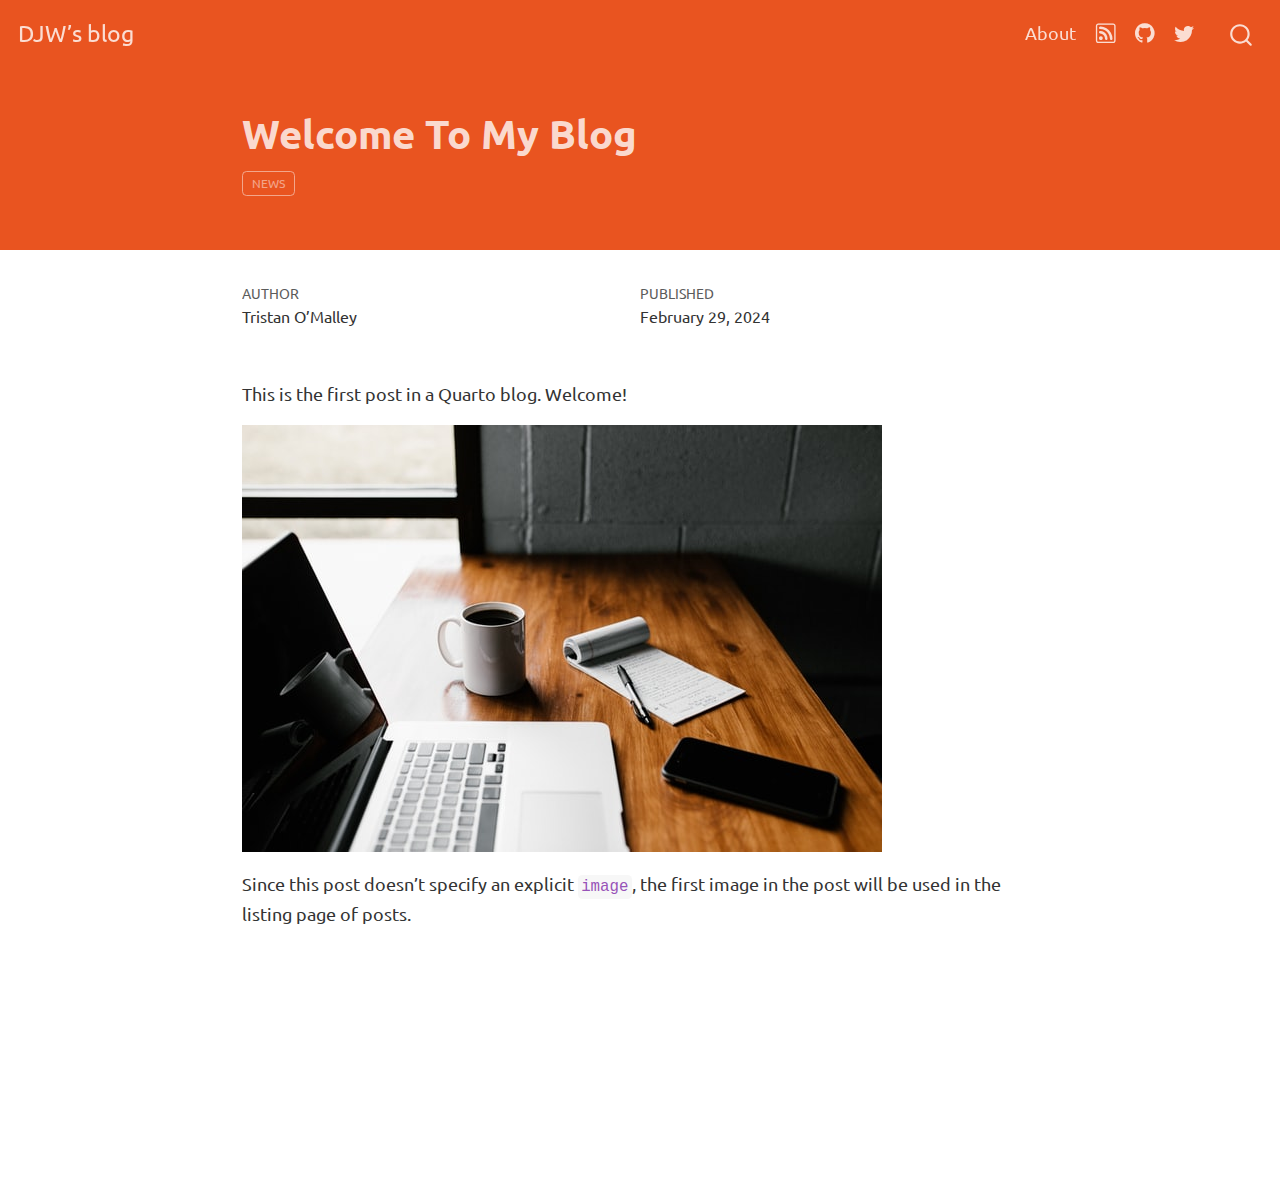
<file: docs/posts/welcome/index.html>
<!DOCTYPE html>
<html xmlns="http://www.w3.org/1999/xhtml" lang="en" xml:lang="en"><head>

<meta charset="utf-8">
<meta name="generator" content="quarto-1.2.335">

<meta name="viewport" content="width=device-width, initial-scale=1.0, user-scalable=yes">

<meta name="author" content="Tristan O’Malley">
<meta name="dcterms.date" content="2024-02-29">

<title>DJW’s blog - Welcome To My Blog</title>
<style>
code{white-space: pre-wrap;}
span.smallcaps{font-variant: small-caps;}
div.columns{display: flex; gap: min(4vw, 1.5em);}
div.column{flex: auto; overflow-x: auto;}
div.hanging-indent{margin-left: 1.5em; text-indent: -1.5em;}
ul.task-list{list-style: none;}
ul.task-list li input[type="checkbox"] {
  width: 0.8em;
  margin: 0 0.8em 0.2em -1.6em;
  vertical-align: middle;
}
</style>


<script src="../../site_libs/quarto-nav/quarto-nav.js"></script>
<script src="../../site_libs/quarto-nav/headroom.min.js"></script>
<script src="../../site_libs/clipboard/clipboard.min.js"></script>
<script src="../../site_libs/quarto-search/autocomplete.umd.js"></script>
<script src="../../site_libs/quarto-search/fuse.min.js"></script>
<script src="../../site_libs/quarto-search/quarto-search.js"></script>
<meta name="quarto:offset" content="../../">
<script src="../../site_libs/quarto-html/quarto.js"></script>
<script src="../../site_libs/quarto-html/popper.min.js"></script>
<script src="../../site_libs/quarto-html/tippy.umd.min.js"></script>
<script src="../../site_libs/quarto-html/anchor.min.js"></script>
<link href="../../site_libs/quarto-html/tippy.css" rel="stylesheet">
<link href="../../site_libs/quarto-html/quarto-syntax-highlighting.css" rel="stylesheet" id="quarto-text-highlighting-styles">
<script src="../../site_libs/bootstrap/bootstrap.min.js"></script>
<link href="../../site_libs/bootstrap/bootstrap-icons.css" rel="stylesheet">
<link href="../../site_libs/bootstrap/bootstrap.min.css" rel="stylesheet" id="quarto-bootstrap" data-mode="light">
<script id="quarto-search-options" type="application/json">{
  "location": "navbar",
  "copy-button": false,
  "collapse-after": 3,
  "panel-placement": "end",
  "type": "overlay",
  "limit": 20,
  "language": {
    "search-no-results-text": "No results",
    "search-matching-documents-text": "matching documents",
    "search-copy-link-title": "Copy link to search",
    "search-hide-matches-text": "Hide additional matches",
    "search-more-match-text": "more match in this document",
    "search-more-matches-text": "more matches in this document",
    "search-clear-button-title": "Clear",
    "search-detached-cancel-button-title": "Cancel",
    "search-submit-button-title": "Submit"
  }
}</script>


<link rel="stylesheet" href="../../styles.css">
</head>

<body class="nav-fixed fullcontent">

<div id="quarto-search-results"></div>
  <header id="quarto-header" class="headroom fixed-top">
    <nav class="navbar navbar-expand-lg navbar-dark ">
      <div class="navbar-container container-fluid">
      <div class="navbar-brand-container">
    <a class="navbar-brand" href="../../index.html">
    <span class="navbar-title">DJW’s blog</span>
    </a>
  </div>
          <button class="navbar-toggler" type="button" data-bs-toggle="collapse" data-bs-target="#navbarCollapse" aria-controls="navbarCollapse" aria-expanded="false" aria-label="Toggle navigation" onclick="if (window.quartoToggleHeadroom) { window.quartoToggleHeadroom(); }">
  <span class="navbar-toggler-icon"></span>
</button>
          <div class="collapse navbar-collapse" id="navbarCollapse">
            <ul class="navbar-nav navbar-nav-scroll ms-auto">
  <li class="nav-item">
    <a class="nav-link" href="../../about.html">
 <span class="menu-text">About</span></a>
  </li>  
  <li class="nav-item compact">
    <a class="nav-link" href="../../index.xml"><i class="bi bi-rss" role="img">
</i> 
 <span class="menu-text"></span></a>
  </li>  
  <li class="nav-item compact">
    <a class="nav-link" href="https://github.com/darrenjw/blog/"><i class="bi bi-github" role="img">
</i> 
 <span class="menu-text"></span></a>
  </li>  
  <li class="nav-item compact">
    <a class="nav-link" href="https://twitter.com/darrenjw"><i class="bi bi-twitter" role="img">
</i> 
 <span class="menu-text"></span></a>
  </li>  
</ul>
              <div id="quarto-search" class="" title="Search"></div>
          </div> <!-- /navcollapse -->
      </div> <!-- /container-fluid -->
    </nav>
</header>
<!-- content -->
<header id="title-block-header" class="quarto-title-block default page-columns page-full">
  <div class="quarto-title-banner page-columns page-full">
    <div class="quarto-title column-body">
      <h1 class="title">Welcome To My Blog</h1>
                                <div class="quarto-categories">
                <div class="quarto-category">news</div>
              </div>
                  </div>
  </div>
    
  
  <div class="quarto-title-meta">

      <div>
      <div class="quarto-title-meta-heading">Author</div>
      <div class="quarto-title-meta-contents">
               <p>Tristan O’Malley </p>
            </div>
    </div>
      
      <div>
      <div class="quarto-title-meta-heading">Published</div>
      <div class="quarto-title-meta-contents">
        <p class="date">February 29, 2024</p>
      </div>
    </div>
    
      
    </div>
    
  
  </header><div id="quarto-content" class="quarto-container page-columns page-rows-contents page-layout-article page-navbar">
<!-- sidebar -->
<!-- margin-sidebar -->
    
<!-- main -->
<main class="content quarto-banner-title-block" id="quarto-document-content">




<p>This is the first post in a Quarto blog. Welcome!</p>
<p><img src="thumbnail.jpg" class="img-fluid"></p>
<p>Since this post doesn’t specify an explicit <code>image</code>, the first image in the post will be used in the listing page of posts.</p>



</main> <!-- /main -->
<script id="quarto-html-after-body" type="application/javascript">
window.document.addEventListener("DOMContentLoaded", function (event) {
  const toggleBodyColorMode = (bsSheetEl) => {
    const mode = bsSheetEl.getAttribute("data-mode");
    const bodyEl = window.document.querySelector("body");
    if (mode === "dark") {
      bodyEl.classList.add("quarto-dark");
      bodyEl.classList.remove("quarto-light");
    } else {
      bodyEl.classList.add("quarto-light");
      bodyEl.classList.remove("quarto-dark");
    }
  }
  const toggleBodyColorPrimary = () => {
    const bsSheetEl = window.document.querySelector("link#quarto-bootstrap");
    if (bsSheetEl) {
      toggleBodyColorMode(bsSheetEl);
    }
  }
  toggleBodyColorPrimary();  
  const icon = "";
  const anchorJS = new window.AnchorJS();
  anchorJS.options = {
    placement: 'right',
    icon: icon
  };
  anchorJS.add('.anchored');
  const clipboard = new window.ClipboardJS('.code-copy-button', {
    target: function(trigger) {
      return trigger.previousElementSibling;
    }
  });
  clipboard.on('success', function(e) {
    // button target
    const button = e.trigger;
    // don't keep focus
    button.blur();
    // flash "checked"
    button.classList.add('code-copy-button-checked');
    var currentTitle = button.getAttribute("title");
    button.setAttribute("title", "Copied!");
    let tooltip;
    if (window.bootstrap) {
      button.setAttribute("data-bs-toggle", "tooltip");
      button.setAttribute("data-bs-placement", "left");
      button.setAttribute("data-bs-title", "Copied!");
      tooltip = new bootstrap.Tooltip(button, 
        { trigger: "manual", 
          customClass: "code-copy-button-tooltip",
          offset: [0, -8]});
      tooltip.show();    
    }
    setTimeout(function() {
      if (tooltip) {
        tooltip.hide();
        button.removeAttribute("data-bs-title");
        button.removeAttribute("data-bs-toggle");
        button.removeAttribute("data-bs-placement");
      }
      button.setAttribute("title", currentTitle);
      button.classList.remove('code-copy-button-checked');
    }, 1000);
    // clear code selection
    e.clearSelection();
  });
  function tippyHover(el, contentFn) {
    const config = {
      allowHTML: true,
      content: contentFn,
      maxWidth: 500,
      delay: 100,
      arrow: false,
      appendTo: function(el) {
          return el.parentElement;
      },
      interactive: true,
      interactiveBorder: 10,
      theme: 'quarto',
      placement: 'bottom-start'
    };
    window.tippy(el, config); 
  }
  const noterefs = window.document.querySelectorAll('a[role="doc-noteref"]');
  for (var i=0; i<noterefs.length; i++) {
    const ref = noterefs[i];
    tippyHover(ref, function() {
      // use id or data attribute instead here
      let href = ref.getAttribute('data-footnote-href') || ref.getAttribute('href');
      try { href = new URL(href).hash; } catch {}
      const id = href.replace(/^#\/?/, "");
      const note = window.document.getElementById(id);
      return note.innerHTML;
    });
  }
  const findCites = (el) => {
    const parentEl = el.parentElement;
    if (parentEl) {
      const cites = parentEl.dataset.cites;
      if (cites) {
        return {
          el,
          cites: cites.split(' ')
        };
      } else {
        return findCites(el.parentElement)
      }
    } else {
      return undefined;
    }
  };
  var bibliorefs = window.document.querySelectorAll('a[role="doc-biblioref"]');
  for (var i=0; i<bibliorefs.length; i++) {
    const ref = bibliorefs[i];
    const citeInfo = findCites(ref);
    if (citeInfo) {
      tippyHover(citeInfo.el, function() {
        var popup = window.document.createElement('div');
        citeInfo.cites.forEach(function(cite) {
          var citeDiv = window.document.createElement('div');
          citeDiv.classList.add('hanging-indent');
          citeDiv.classList.add('csl-entry');
          var biblioDiv = window.document.getElementById('ref-' + cite);
          if (biblioDiv) {
            citeDiv.innerHTML = biblioDiv.innerHTML;
          }
          popup.appendChild(citeDiv);
        });
        return popup.innerHTML;
      });
    }
  }
});
</script>
</div> <!-- /content -->



</body></html>
</file>
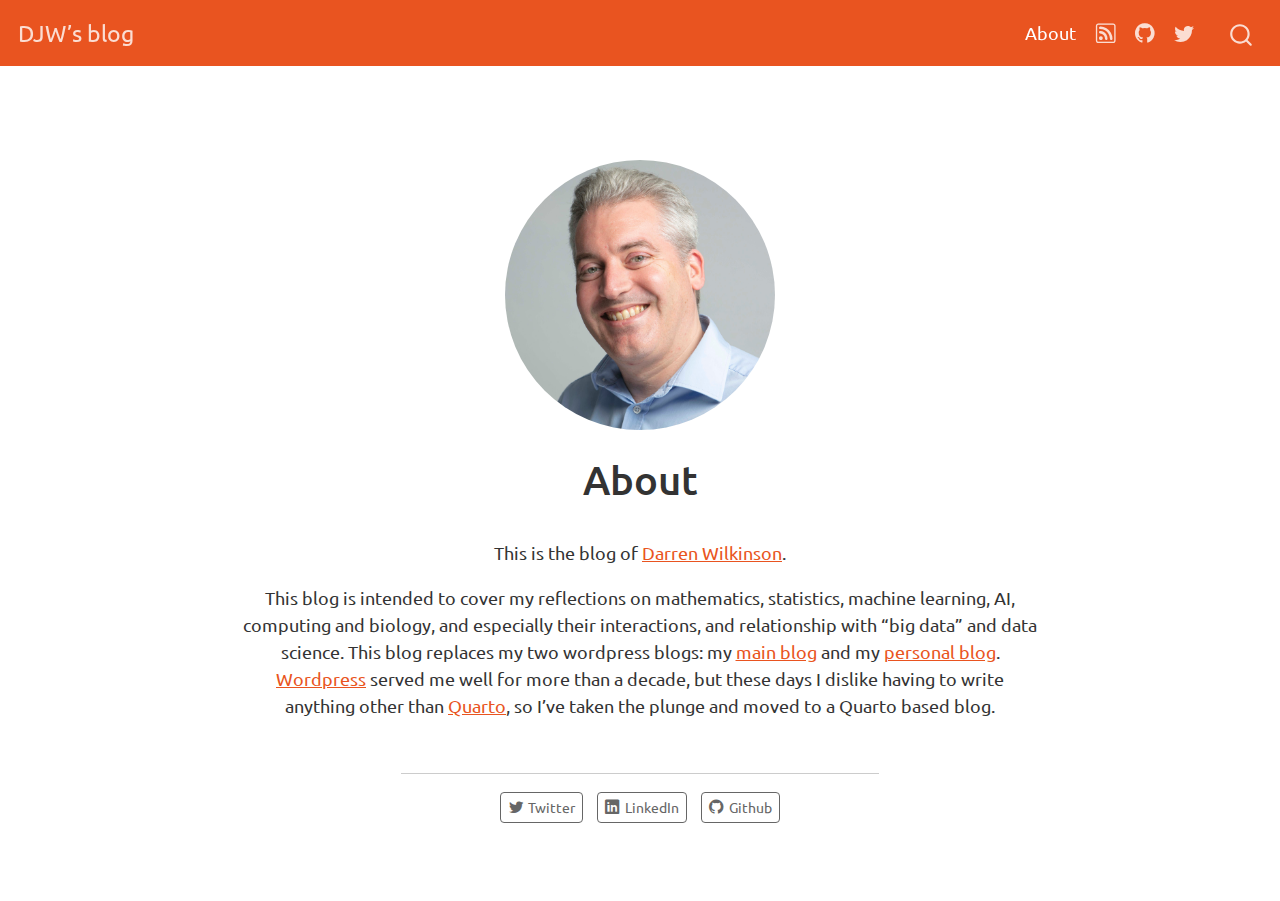
<file: docs/about.html>
<!DOCTYPE html>
<html xmlns="http://www.w3.org/1999/xhtml" lang="en" xml:lang="en"><head>

<meta charset="utf-8">
<meta name="generator" content="quarto-1.2.335">

<meta name="viewport" content="width=device-width, initial-scale=1.0, user-scalable=yes">


<title>DJW’s blog - About</title>
<style>
code{white-space: pre-wrap;}
span.smallcaps{font-variant: small-caps;}
div.columns{display: flex; gap: min(4vw, 1.5em);}
div.column{flex: auto; overflow-x: auto;}
div.hanging-indent{margin-left: 1.5em; text-indent: -1.5em;}
ul.task-list{list-style: none;}
ul.task-list li input[type="checkbox"] {
  width: 0.8em;
  margin: 0 0.8em 0.2em -1.6em;
  vertical-align: middle;
}
</style>


<script src="site_libs/quarto-nav/quarto-nav.js"></script>
<script src="site_libs/quarto-nav/headroom.min.js"></script>
<script src="site_libs/clipboard/clipboard.min.js"></script>
<script src="site_libs/quarto-search/autocomplete.umd.js"></script>
<script src="site_libs/quarto-search/fuse.min.js"></script>
<script src="site_libs/quarto-search/quarto-search.js"></script>
<meta name="quarto:offset" content="./">
<script src="site_libs/quarto-html/quarto.js"></script>
<script src="site_libs/quarto-html/popper.min.js"></script>
<script src="site_libs/quarto-html/tippy.umd.min.js"></script>
<link href="site_libs/quarto-html/tippy.css" rel="stylesheet">
<link href="site_libs/quarto-html/quarto-syntax-highlighting.css" rel="stylesheet" id="quarto-text-highlighting-styles">
<script src="site_libs/bootstrap/bootstrap.min.js"></script>
<link href="site_libs/bootstrap/bootstrap-icons.css" rel="stylesheet">
<link href="site_libs/bootstrap/bootstrap.min.css" rel="stylesheet" id="quarto-bootstrap" data-mode="light">
<script id="quarto-search-options" type="application/json">{
  "location": "navbar",
  "copy-button": false,
  "collapse-after": 3,
  "panel-placement": "end",
  "type": "overlay",
  "limit": 20,
  "language": {
    "search-no-results-text": "No results",
    "search-matching-documents-text": "matching documents",
    "search-copy-link-title": "Copy link to search",
    "search-hide-matches-text": "Hide additional matches",
    "search-more-match-text": "more match in this document",
    "search-more-matches-text": "more matches in this document",
    "search-clear-button-title": "Clear",
    "search-detached-cancel-button-title": "Cancel",
    "search-submit-button-title": "Submit"
  }
}</script>


<link rel="stylesheet" href="styles.css">
</head>

<body class="nav-fixed fullcontent">

<div id="quarto-search-results"></div>
  <header id="quarto-header" class="headroom fixed-top">
    <nav class="navbar navbar-expand-lg navbar-dark ">
      <div class="navbar-container container-fluid">
      <div class="navbar-brand-container">
    <a class="navbar-brand" href="./index.html">
    <span class="navbar-title">DJW’s blog</span>
    </a>
  </div>
          <button class="navbar-toggler" type="button" data-bs-toggle="collapse" data-bs-target="#navbarCollapse" aria-controls="navbarCollapse" aria-expanded="false" aria-label="Toggle navigation" onclick="if (window.quartoToggleHeadroom) { window.quartoToggleHeadroom(); }">
  <span class="navbar-toggler-icon"></span>
</button>
          <div class="collapse navbar-collapse" id="navbarCollapse">
            <ul class="navbar-nav navbar-nav-scroll ms-auto">
  <li class="nav-item">
    <a class="nav-link active" href="./about.html" aria-current="page">
 <span class="menu-text">About</span></a>
  </li>  
  <li class="nav-item compact">
    <a class="nav-link" href="./index.xml"><i class="bi bi-rss" role="img">
</i> 
 <span class="menu-text"></span></a>
  </li>  
  <li class="nav-item compact">
    <a class="nav-link" href="https://github.com/darrenjw/blog/"><i class="bi bi-github" role="img">
</i> 
 <span class="menu-text"></span></a>
  </li>  
  <li class="nav-item compact">
    <a class="nav-link" href="https://twitter.com/darrenjw"><i class="bi bi-twitter" role="img">
</i> 
 <span class="menu-text"></span></a>
  </li>  
</ul>
              <div id="quarto-search" class="" title="Search"></div>
          </div> <!-- /navcollapse -->
      </div> <!-- /container-fluid -->
    </nav>
</header>
<!-- content -->
<div id="quarto-content" class="quarto-container page-columns page-rows-contents page-layout-article page-navbar">
<!-- sidebar -->
<!-- margin-sidebar -->
    
<!-- main -->
<div class="quarto-about-jolla">
  <img src="profile.jpg" class="about-image
  round " style="height: 15em; width: 15em;">
 <header id="title-block-header" class="quarto-title-block default">
<div class="quarto-title">
<h1 class="title">About</h1>
</div>
<div class="quarto-title-meta">
  </div>
</header><main class="content" id="quarto-document-content">
<p>This is the blog of <a href="https://darrenjw.github.io/">Darren Wilkinson</a>.</p>
<p>This blog is intended to cover my reflections on mathematics, statistics, machine learning, AI, computing and biology, and especially their interactions, and relationship with “big data” and data science. This blog replaces my two wordpress blogs: my <a href="https://darrenjw.wordpress.com/">main blog</a> and my <a href="https://darrenjw2.wordpress.com">personal blog</a>. <a href="https://wordpress.com/">Wordpress</a> served me well for more than a decade, but these days I dislike having to write anything other than <a href="http://quarto.org/">Quarto</a>, so I’ve taken the plunge and moved to a Quarto based blog.</p>


</main> 
  <hr class="about-sep">
   <div class="about-links">
  <a href="https://twitter.com/darrenjw" class="about-link">
    <i class="bi bi-twitter"></i>
     <span class="about-link-text">Twitter</span>
  </a>
  <a href="https://linkedin.com/in/darrenjwilkinson/" class="about-link">
    <i class="bi bi-linkedin"></i>
     <span class="about-link-text">LinkedIn</span>
  </a>
  <a href="https://github.com/darrenjw" class="about-link">
    <i class="bi bi-github"></i>
     <span class="about-link-text">Github</span>
  </a>
</div>
</div>
 <!-- /main -->
<script id="quarto-html-after-body" type="application/javascript">
window.document.addEventListener("DOMContentLoaded", function (event) {
  const toggleBodyColorMode = (bsSheetEl) => {
    const mode = bsSheetEl.getAttribute("data-mode");
    const bodyEl = window.document.querySelector("body");
    if (mode === "dark") {
      bodyEl.classList.add("quarto-dark");
      bodyEl.classList.remove("quarto-light");
    } else {
      bodyEl.classList.add("quarto-light");
      bodyEl.classList.remove("quarto-dark");
    }
  }
  const toggleBodyColorPrimary = () => {
    const bsSheetEl = window.document.querySelector("link#quarto-bootstrap");
    if (bsSheetEl) {
      toggleBodyColorMode(bsSheetEl);
    }
  }
  toggleBodyColorPrimary();  
  const clipboard = new window.ClipboardJS('.code-copy-button', {
    target: function(trigger) {
      return trigger.previousElementSibling;
    }
  });
  clipboard.on('success', function(e) {
    // button target
    const button = e.trigger;
    // don't keep focus
    button.blur();
    // flash "checked"
    button.classList.add('code-copy-button-checked');
    var currentTitle = button.getAttribute("title");
    button.setAttribute("title", "Copied!");
    let tooltip;
    if (window.bootstrap) {
      button.setAttribute("data-bs-toggle", "tooltip");
      button.setAttribute("data-bs-placement", "left");
      button.setAttribute("data-bs-title", "Copied!");
      tooltip = new bootstrap.Tooltip(button, 
        { trigger: "manual", 
          customClass: "code-copy-button-tooltip",
          offset: [0, -8]});
      tooltip.show();    
    }
    setTimeout(function() {
      if (tooltip) {
        tooltip.hide();
        button.removeAttribute("data-bs-title");
        button.removeAttribute("data-bs-toggle");
        button.removeAttribute("data-bs-placement");
      }
      button.setAttribute("title", currentTitle);
      button.classList.remove('code-copy-button-checked');
    }, 1000);
    // clear code selection
    e.clearSelection();
  });
  function tippyHover(el, contentFn) {
    const config = {
      allowHTML: true,
      content: contentFn,
      maxWidth: 500,
      delay: 100,
      arrow: false,
      appendTo: function(el) {
          return el.parentElement;
      },
      interactive: true,
      interactiveBorder: 10,
      theme: 'quarto',
      placement: 'bottom-start'
    };
    window.tippy(el, config); 
  }
  const noterefs = window.document.querySelectorAll('a[role="doc-noteref"]');
  for (var i=0; i<noterefs.length; i++) {
    const ref = noterefs[i];
    tippyHover(ref, function() {
      // use id or data attribute instead here
      let href = ref.getAttribute('data-footnote-href') || ref.getAttribute('href');
      try { href = new URL(href).hash; } catch {}
      const id = href.replace(/^#\/?/, "");
      const note = window.document.getElementById(id);
      return note.innerHTML;
    });
  }
  const findCites = (el) => {
    const parentEl = el.parentElement;
    if (parentEl) {
      const cites = parentEl.dataset.cites;
      if (cites) {
        return {
          el,
          cites: cites.split(' ')
        };
      } else {
        return findCites(el.parentElement)
      }
    } else {
      return undefined;
    }
  };
  var bibliorefs = window.document.querySelectorAll('a[role="doc-biblioref"]');
  for (var i=0; i<bibliorefs.length; i++) {
    const ref = bibliorefs[i];
    const citeInfo = findCites(ref);
    if (citeInfo) {
      tippyHover(citeInfo.el, function() {
        var popup = window.document.createElement('div');
        citeInfo.cites.forEach(function(cite) {
          var citeDiv = window.document.createElement('div');
          citeDiv.classList.add('hanging-indent');
          citeDiv.classList.add('csl-entry');
          var biblioDiv = window.document.getElementById('ref-' + cite);
          if (biblioDiv) {
            citeDiv.innerHTML = biblioDiv.innerHTML;
          }
          popup.appendChild(citeDiv);
        });
        return popup.innerHTML;
      });
    }
  }
});
</script>
</div> <!-- /content -->



</body></html>
</file>
<file: docs/site_libs/quarto-html/tippy.css>
.tippy-box[data-animation=fade][data-state=hidden]{opacity:0}[data-tippy-root]{max-width:calc(100vw - 10px)}.tippy-box{position:relative;background-color:#333;color:#fff;border-radius:4px;font-size:14px;line-height:1.4;white-space:normal;outline:0;transition-property:transform,visibility,opacity}.tippy-box[data-placement^=top]>.tippy-arrow{bottom:0}.tippy-box[data-placement^=top]>.tippy-arrow:before{bottom:-7px;left:0;border-width:8px 8px 0;border-top-color:initial;transform-origin:center top}.tippy-box[data-placement^=bottom]>.tippy-arrow{top:0}.tippy-box[data-placement^=bottom]>.tippy-arrow:before{top:-7px;left:0;border-width:0 8px 8px;border-bottom-color:initial;transform-origin:center bottom}.tippy-box[data-placement^=left]>.tippy-arrow{right:0}.tippy-box[data-placement^=left]>.tippy-arrow:before{border-width:8px 0 8px 8px;border-left-color:initial;right:-7px;transform-origin:center left}.tippy-box[data-placement^=right]>.tippy-arrow{left:0}.tippy-box[data-placement^=right]>.tippy-arrow:before{left:-7px;border-width:8px 8px 8px 0;border-right-color:initial;transform-origin:center right}.tippy-box[data-inertia][data-state=visible]{transition-timing-function:cubic-bezier(.54,1.5,.38,1.11)}.tippy-arrow{width:16px;height:16px;color:#333}.tippy-arrow:before{content:"";position:absolute;border-color:transparent;border-style:solid}.tippy-content{position:relative;padding:5px 9px;z-index:1}
</file>
<file: docs/site_libs/quarto-html/quarto-syntax-highlighting.css>
/* quarto syntax highlight colors */
:root {
  --quarto-hl-ot-color: #003B4F;
  --quarto-hl-at-color: #657422;
  --quarto-hl-ss-color: #20794D;
  --quarto-hl-an-color: #5E5E5E;
  --quarto-hl-fu-color: #4758AB;
  --quarto-hl-st-color: #20794D;
  --quarto-hl-cf-color: #003B4F;
  --quarto-hl-op-color: #5E5E5E;
  --quarto-hl-er-color: #AD0000;
  --quarto-hl-bn-color: #AD0000;
  --quarto-hl-al-color: #AD0000;
  --quarto-hl-va-color: #111111;
  --quarto-hl-bu-color: inherit;
  --quarto-hl-ex-color: inherit;
  --quarto-hl-pp-color: #AD0000;
  --quarto-hl-in-color: #5E5E5E;
  --quarto-hl-vs-color: #20794D;
  --quarto-hl-wa-color: #5E5E5E;
  --quarto-hl-do-color: #5E5E5E;
  --quarto-hl-im-color: #00769E;
  --quarto-hl-ch-color: #20794D;
  --quarto-hl-dt-color: #AD0000;
  --quarto-hl-fl-color: #AD0000;
  --quarto-hl-co-color: #5E5E5E;
  --quarto-hl-cv-color: #5E5E5E;
  --quarto-hl-cn-color: #8f5902;
  --quarto-hl-sc-color: #5E5E5E;
  --quarto-hl-dv-color: #AD0000;
  --quarto-hl-kw-color: #003B4F;
}

/* other quarto variables */
:root {
  --quarto-font-monospace: SFMono-Regular, Menlo, Monaco, Consolas, "Liberation Mono", "Courier New", monospace;
}

pre > code.sourceCode > span {
  color: #003B4F;
}

code span {
  color: #003B4F;
}

code.sourceCode > span {
  color: #003B4F;
}

div.sourceCode,
div.sourceCode pre.sourceCode {
  color: #003B4F;
}

code span.ot {
  color: #003B4F;
}

code span.at {
  color: #657422;
}

code span.ss {
  color: #20794D;
}

code span.an {
  color: #5E5E5E;
}

code span.fu {
  color: #4758AB;
}

code span.st {
  color: #20794D;
}

code span.cf {
  color: #003B4F;
}

code span.op {
  color: #5E5E5E;
}

code span.er {
  color: #AD0000;
}

code span.bn {
  color: #AD0000;
}

code span.al {
  color: #AD0000;
}

code span.va {
  color: #111111;
}

code span.pp {
  color: #AD0000;
}

code span.in {
  color: #5E5E5E;
}

code span.vs {
  color: #20794D;
}

code span.wa {
  color: #5E5E5E;
  font-style: italic;
}

code span.do {
  color: #5E5E5E;
  font-style: italic;
}

code span.im {
  color: #00769E;
}

code span.ch {
  color: #20794D;
}

code span.dt {
  color: #AD0000;
}

code span.fl {
  color: #AD0000;
}

code span.co {
  color: #5E5E5E;
}

code span.cv {
  color: #5E5E5E;
  font-style: italic;
}

code span.cn {
  color: #8f5902;
}

code span.sc {
  color: #5E5E5E;
}

code span.dv {
  color: #AD0000;
}

code span.kw {
  color: #003B4F;
}

.prevent-inlining {
  content: "</";
}

/*# sourceMappingURL=debc5d5d77c3f9108843748ff7464032.css.map */
</file>
<file: docs/styles.css>
/* css styles */
</file>
